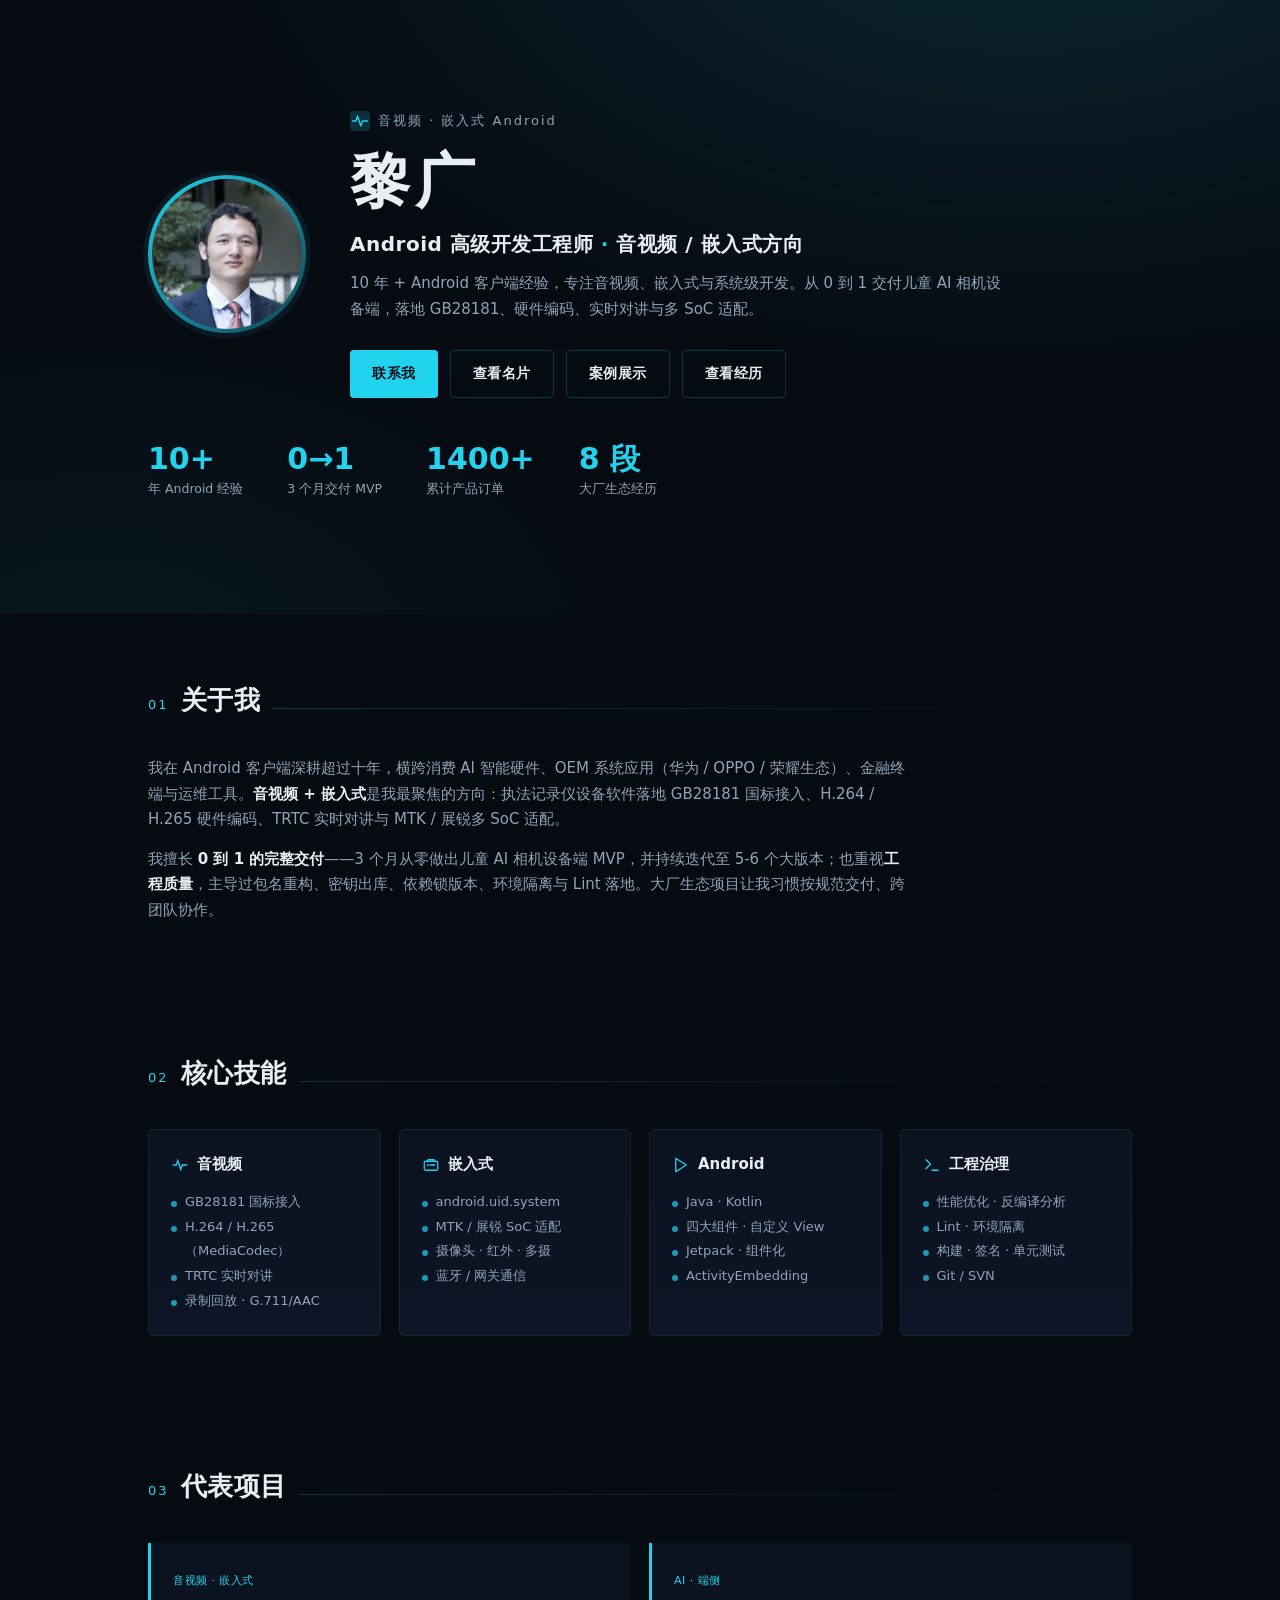
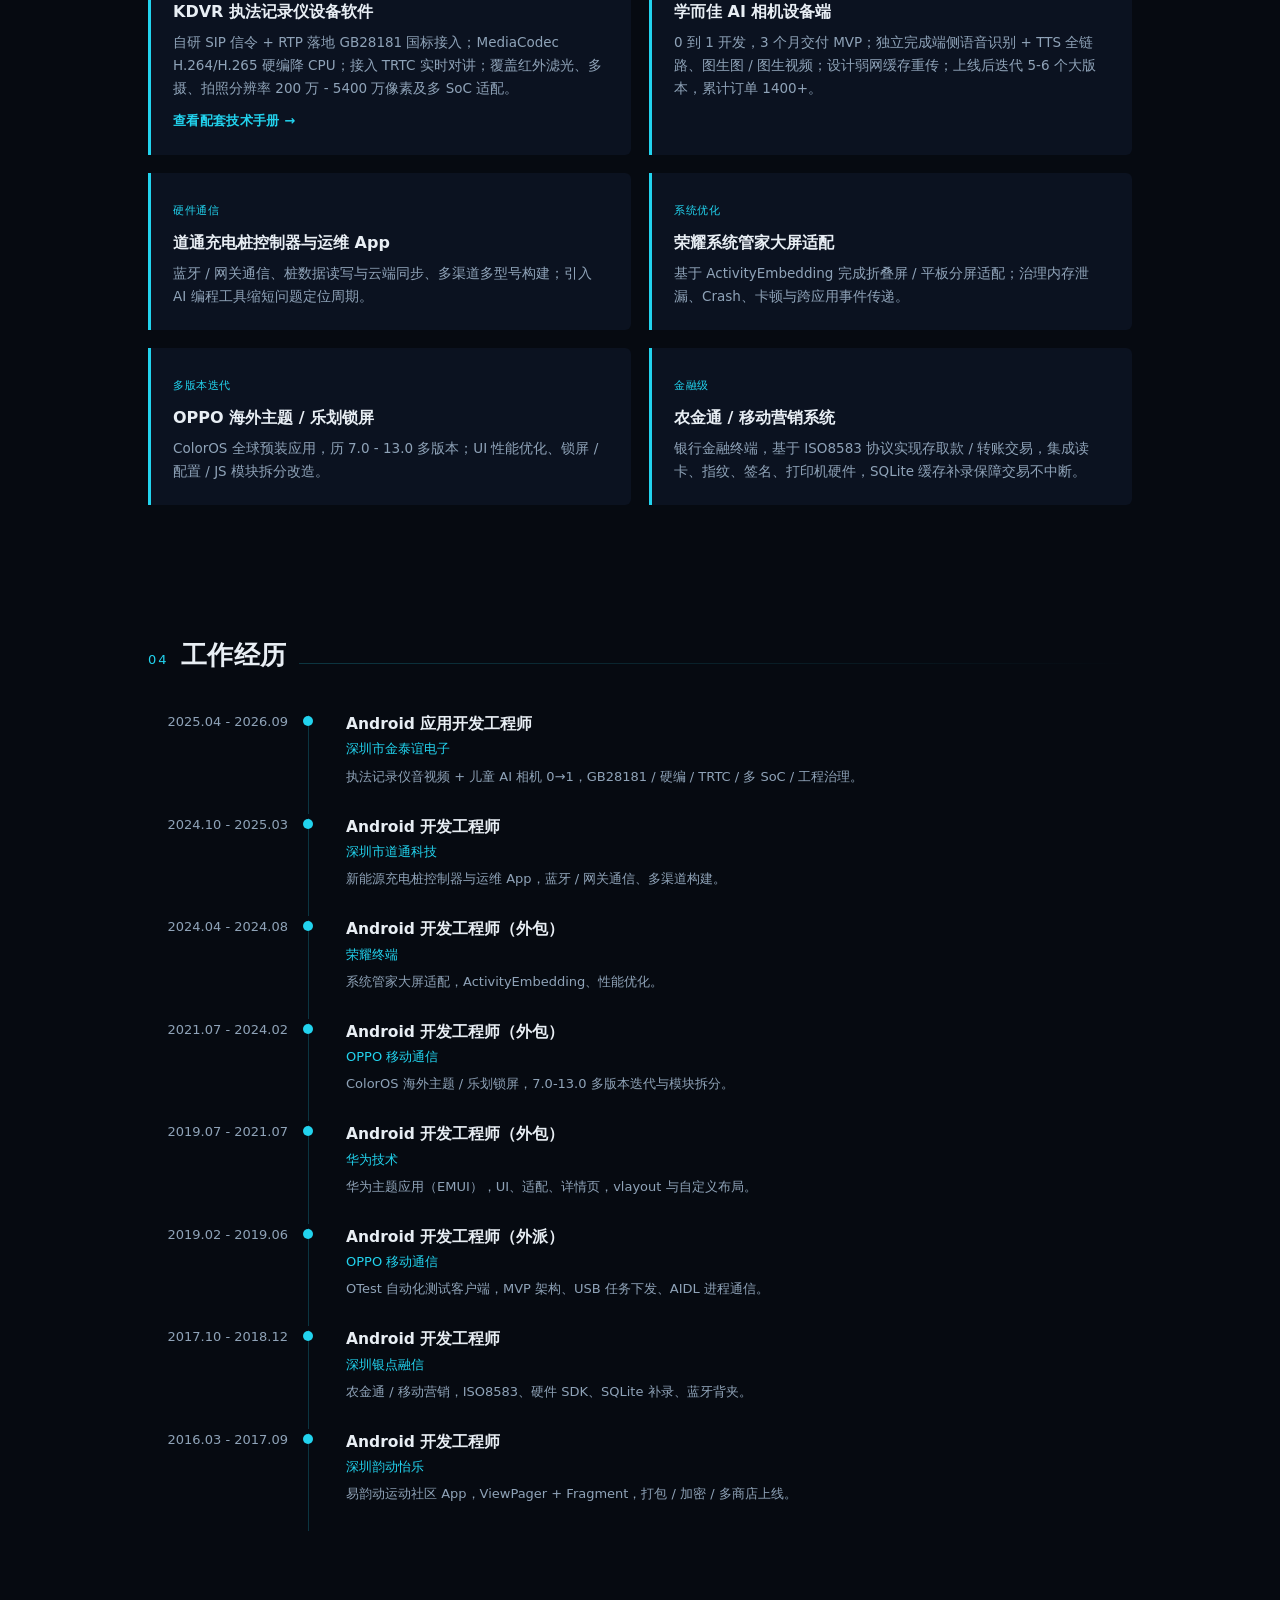
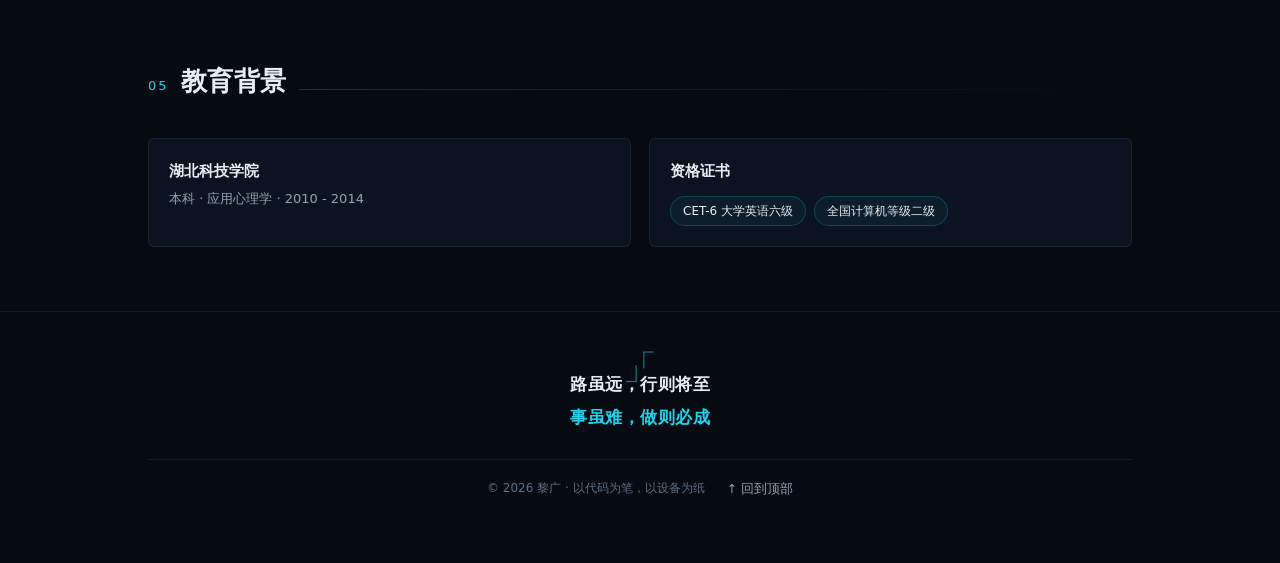
<file: index.html>
<!DOCTYPE html>
<html lang="zh-CN">
<head>
<meta charset="UTF-8">
<meta name="viewport" content="width=device-width, initial-scale=1.0">
<title>黎广 · Android 高级开发工程师</title>
<link rel="icon" type="image/svg+xml" href="data:image/svg+xml,%3Csvg xmlns='http://www.w3.org/2000/svg' viewBox='0 0 24 24'%3E%3Crect width='24' height='24' rx='4' fill='%230B1220'/%3E%3Cpath d='M3 12h4l2-6 4 12 2-6h6' fill='none' stroke='%2322D3EE' stroke-width='1.6' stroke-linecap='round' stroke-linejoin='round'/%3E%3C/svg%3E">
<link rel="stylesheet" href="css/style.css">
</head>
<body>

<header class="hero">
  <div class="wrap hero-inner">
    <div class="hero-main">
      <div class="avatar"><img src="img/avatar.jpg" alt="黎广头像"></div>
      <div class="hero-text">
        <div class="hero-eyebrow">
          <span class="mk"><svg viewBox="0 0 24 24"><rect width="24" height="24" rx="4" fill="#22D3EE" opacity="0.18"/><path d="M3 12h4l2-6 4 12 2-6h6" fill="none" stroke="#22D3EE" stroke-width="1.6" stroke-linecap="round" stroke-linejoin="round"/></svg></span>
          音视频 · 嵌入式 Android
        </div>
        <h1>黎广</h1>
        <div class="role">Android 高级开发工程师 <span>·</span> 音视频 / 嵌入式方向</div>
        <p class="desc">10 年 + Android 客户端经验，专注音视频、嵌入式与系统级开发。从 0 到 1 交付儿童 AI 相机设备端，落地 GB28181、硬件编码、实时对讲与多 SoC 适配。</p>
        <div class="cta">
          <button class="btn primary" onclick="openContact()">联系我</button>
          <a class="btn ghost" href="card.html?from=home">查看名片</a>
          <a class="btn ghost" href="manual/index.html" target="_blank" rel="noopener">案例展示</a>
          <a class="btn ghost" href="#timeline">查看经历</a>
        </div>
      </div>
    </div>
    <div class="stat">
      <a class="stat-item" href="javascript:void(0)" onclick="showDetail('exp')">
        <div class="num">10+</div><div class="lbl">年 Android 经验</div>
        <div class="stat-go">点击查看详情 →</div>
      </a>
      <a class="stat-item" href="javascript:void(0)" onclick="showDetail('mvp')">
        <div class="num">0→1</div><div class="lbl">3 个月交付 MVP</div>
        <div class="stat-go">点击查看详情 →</div>
      </a>
      <a class="stat-item" href="javascript:void(0)" onclick="showDetail('orders')">
        <div class="num">1400+</div><div class="lbl">累计产品订单</div>
        <div class="stat-go">点击查看详情 →</div>
      </a>
      <a class="stat-item" href="javascript:void(0)" onclick="showDetail('bigtech')">
        <div class="num">8 段</div><div class="lbl">大厂生态经历</div>
        <div class="stat-go">点击查看详情 →</div>
      </a>
    </div>
  </div>
</header>

<section class="about">
  <div class="wrap">
    <div class="sec-head"><span class="sec-no">01</span><span class="sec-title">关于我</span><span class="sec-line"></span></div>
    <p>我在 Android 客户端深耕超过十年，横跨消费 AI 智能硬件、OEM 系统应用（华为 / OPPO / 荣耀生态）、金融终端与运维工具。<b>音视频 + 嵌入式</b>是我最聚焦的方向：执法记录仪设备软件落地 GB28181 国标接入、H.264 / H.265 硬件编码、TRTC 实时对讲与 MTK / 展锐多 SoC 适配。</p>
    <p>我擅长 <b>0 到 1 的完整交付</b>——3 个月从零做出儿童 AI 相机设备端 MVP，并持续迭代至 5-6 个大版本；也重视<b>工程质量</b>，主导过包名重构、密钥出库、依赖锁版本、环境隔离与 Lint 落地。大厂生态项目让我习惯按规范交付、跨团队协作。</p>
  </div>
</section>

<section class="skills">
  <div class="wrap">
    <div class="sec-head"><span class="sec-no">02</span><span class="sec-title">核心技能</span><span class="sec-line"></span></div>
    <div class="skill-grid">
      <div class="skill">
        <h3><svg viewBox="0 0 24 24" fill="none" stroke="#22D3EE" stroke-width="1.7" stroke-linecap="round"><path d="M3 12h4l2-6 4 12 2-6h6"/></svg>音视频</h3>
        <ul><li>GB28181 国标接入</li><li>H.264 / H.265（MediaCodec）</li><li>TRTC 实时对讲</li><li>录制回放 · G.711/AAC</li></ul>
      </div>
      <div class="skill">
        <h3><svg viewBox="0 0 24 24" fill="none" stroke="#22D3EE" stroke-width="1.7" stroke-linecap="round" stroke-linejoin="round"><rect x="3" y="7" width="18" height="12" rx="2"/><path d="M8 7V5h8v2M7 12h2M11 12h6"/></svg>嵌入式</h3>
        <ul><li>android.uid.system</li><li>MTK / 展锐 SoC 适配</li><li>摄像头 · 红外 · 多摄</li><li>蓝牙 / 网关通信</li></ul>
      </div>
      <div class="skill">
        <h3><svg viewBox="0 0 24 24" fill="none" stroke="#22D3EE" stroke-width="1.7" stroke-linecap="round" stroke-linejoin="round"><path d="M5 3l14 9-14 9V3z"/></svg>Android</h3>
        <ul><li>Java · Kotlin</li><li>四大组件 · 自定义 View</li><li>Jetpack · 组件化</li><li>ActivityEmbedding</li></ul>
      </div>
      <div class="skill">
        <h3><svg viewBox="0 0 24 24" fill="none" stroke="#22D3EE" stroke-width="1.7" stroke-linecap="round" stroke-linejoin="round"><path d="M4 17l6-6-6-6M12 19h8"/></svg>工程治理</h3>
        <ul><li>性能优化 · 反编译分析</li><li>Lint · 环境隔离</li><li>构建 · 签名 · 单元测试</li><li>Git / SVN</li></ul>
      </div>
    </div>
  </div>
</section>

<section class="projects" id="projects">
  <div class="wrap">
    <div class="sec-head"><span class="sec-no">03</span><span class="sec-title">代表项目</span><span class="sec-line"></span></div>
    <div class="project-grid">
      <div class="project">
        <span class="tag">音视频 · 嵌入式</span>
        <h3>KDVR 执法记录仪设备软件</h3>
        <p>自研 SIP 信令 + RTP 落地 GB28181 国标接入；MediaCodec H.264/H.265 硬编降 CPU；接入 TRTC 实时对讲；覆盖红外滤光、多摄、拍照分辨率 200 万 - 5400 万像素及多 SoC 适配。</p>
        <a class="project-link" href="manual/index.html" target="_blank" rel="noopener">查看配套技术手册 →</a>
      </div>
      <div class="project" id="proj-ai-cam">
        <span class="tag">AI · 端侧</span>
        <h3>学而佳 AI 相机设备端</h3>
        <p>0 到 1 开发，3 个月交付 MVP；独立完成端侧语音识别 + TTS 全链路、图生图 / 图生视频；设计弱网缓存重传；上线后迭代 5-6 个大版本，累计订单 1400+。</p>
      </div>
      <div class="project">
        <span class="tag">硬件通信</span>
        <h3>道通充电桩控制器与运维 App</h3>
        <p>蓝牙 / 网关通信、桩数据读写与云端同步、多渠道多型号构建；引入 AI 编程工具缩短问题定位周期。</p>
      </div>
      <div class="project">
        <span class="tag">系统优化</span>
        <h3>荣耀系统管家大屏适配</h3>
        <p>基于 ActivityEmbedding 完成折叠屏 / 平板分屏适配；治理内存泄漏、Crash、卡顿与跨应用事件传递。</p>
      </div>
      <div class="project">
        <span class="tag">多版本迭代</span>
        <h3>OPPO 海外主题 / 乐划锁屏</h3>
        <p>ColorOS 全球预装应用，历 7.0 - 13.0 多版本；UI 性能优化、锁屏 / 配置 / JS 模块拆分改造。</p>
      </div>
      <div class="project">
        <span class="tag">金融级</span>
        <h3>农金通 / 移动营销系统</h3>
        <p>银行金融终端，基于 ISO8583 协议实现存取款 / 转账交易，集成读卡、指纹、签名、打印机硬件，SQLite 缓存补录保障交易不中断。</p>
      </div>
    </div>
  </div>
</section>

<section id="timeline" class="timeline">
  <div class="wrap">
    <div class="sec-head"><span class="sec-no">04</span><span class="sec-title">工作经历</span><span class="sec-line"></span></div>
    <div class="tl-grid">
      <div class="tl-row"><div class="tl-time">2025.04 - 2026.09</div><div class="tl-node"><span class="tl-dot"></span></div><div class="tl-body"><h3>Android 应用开发工程师</h3><div class="co">深圳市金泰谊电子</div><p>执法记录仪音视频 + 儿童 AI 相机 0→1，GB28181 / 硬编 / TRTC / 多 SoC / 工程治理。</p></div></div>
      <div class="tl-row"><div class="tl-time">2024.10 - 2025.03</div><div class="tl-node"><span class="tl-dot"></span></div><div class="tl-body"><h3>Android 开发工程师</h3><div class="co">深圳市道通科技</div><p>新能源充电桩控制器与运维 App，蓝牙 / 网关通信、多渠道构建。</p></div></div>
      <div class="tl-row"><div class="tl-time">2024.04 - 2024.08</div><div class="tl-node"><span class="tl-dot"></span></div><div class="tl-body"><h3>Android 开发工程师（外包）</h3><div class="co">荣耀终端</div><p>系统管家大屏适配，ActivityEmbedding、性能优化。</p></div></div>
      <div class="tl-row"><div class="tl-time">2021.07 - 2024.02</div><div class="tl-node"><span class="tl-dot"></span></div><div class="tl-body"><h3>Android 开发工程师（外包）</h3><div class="co">OPPO 移动通信</div><p>ColorOS 海外主题 / 乐划锁屏，7.0-13.0 多版本迭代与模块拆分。</p></div></div>
      <div class="tl-row"><div class="tl-time">2019.07 - 2021.07</div><div class="tl-node"><span class="tl-dot"></span></div><div class="tl-body"><h3>Android 开发工程师（外包）</h3><div class="co">华为技术</div><p>华为主题应用（EMUI），UI、适配、详情页，vlayout 与自定义布局。</p></div></div>
      <div class="tl-row"><div class="tl-time">2019.02 - 2019.06</div><div class="tl-node"><span class="tl-dot"></span></div><div class="tl-body"><h3>Android 开发工程师（外派）</h3><div class="co">OPPO 移动通信</div><p>OTest 自动化测试客户端，MVP 架构、USB 任务下发、AIDL 进程通信。</p></div></div>
      <div class="tl-row"><div class="tl-time">2017.10 - 2018.12</div><div class="tl-node"><span class="tl-dot"></span></div><div class="tl-body"><h3>Android 开发工程师</h3><div class="co">深圳银点融信</div><p>农金通 / 移动营销，ISO8583、硬件 SDK、SQLite 补录、蓝牙背夹。</p></div></div>
      <div class="tl-row"><div class="tl-time">2016.03 - 2017.09</div><div class="tl-node"><span class="tl-dot"></span></div><div class="tl-body"><h3>Android 开发工程师</h3><div class="co">深圳韵动怡乐</div><p>易韵动运动社区 App，ViewPager + Fragment，打包 / 加密 / 多商店上线。</p></div></div>
    </div>
  </div>
</section>

<section class="edu">
  <div class="wrap">
    <div class="sec-head"><span class="sec-no">05</span><span class="sec-title">教育背景</span><span class="sec-line"></span></div>
    <div class="edu-grid">
      <div class="box">
        <h3>湖北科技学院</h3>
        <div class="sub">本科 · 应用心理学 · 2010 - 2014</div>
      </div>
      <div class="box">
        <h3>资格证书</h3>
        <div class="badges"><span class="badge">CET-6 大学英语六级</span><span class="badge">全国计算机等级二级</span></div>
      </div>
    </div>
  </div>
</section>

<footer>
  <div class="wrap">
    <div class="foot-poem">
      <div class="fp-quote">「</div>
      <div class="fp-line">路虽远，行则将至</div>
      <div class="fp-line hl">事虽难，做则必成</div>
      <div class="fp-quote">」</div>
    </div>
    <div class="foot-meta">
      <span class="copy">© 2026 黎广 · 以代码为笔，以设备为纸</span>
      <a class="backtop" href="javascript:void(0)" onclick="backTop()">↑ 回到顶部</a>
    </div>
  </div>
</footer>

<!-- 联系弹窗 -->
<div class="modal-overlay" id="contactModal" onclick="if(event.target===this)closeContact()">
  <div class="modal">
    <div class="modal-head">
      <span class="mt" id="modalTitle">联系我</span>
      <span class="close" onclick="closeContact()">×</span>
    </div>
    <div class="modal-body">
      <div class="opt-list" id="mainView">
        <a class="opt" href="tel:13113613895">
          <span class="ico"><svg viewBox="0 0 24 24" fill="none" stroke="#22D3EE" stroke-width="1.8" stroke-linecap="round" stroke-linejoin="round"><path d="M5 4h4l2 5-2.5 1.5a11 11 0 0 0 5 5L15 13l5 2v4a2 2 0 0 1-2 2A16 16 0 0 1 3 6a2 2 0 0 1 2-2z"/></svg></span>
          <span><div class="t1">电话联系</div><div class="t2">131 1361 3895</div></span>
          <span class="go">›</span>
        </a>
        <a class="opt" href="mailto:teigkuang@163.com?subject=来自个人简历的沟通">
          <span class="ico"><svg viewBox="0 0 24 24" fill="none" stroke="#22D3EE" stroke-width="1.8" stroke-linecap="round" stroke-linejoin="round"><rect x="3" y="5" width="18" height="14" rx="2"/><path d="m3 7 9 6 9-6"/></svg></span>
          <span><div class="t1">邮件联系</div><div class="t2">teigkuang@163.com</div></span>
          <span class="go">›</span>
        </a>
        <a class="opt" href="javascript:void(0)" onclick="launchWechat()">
          <span class="ico"><svg viewBox="0 0 24 24" fill="none" stroke="#22D3EE" stroke-width="1.8" stroke-linecap="round" stroke-linejoin="round"><path d="M9 10a1 1 0 1 1-2 0 1 1 0 0 1 2 0zM16 10a1 1 0 1 1-2 0 1 1 0 0 1 2 0z"/><path d="M12 3C6.5 3 2 6.5 2 10.8c0 2.4 1.4 4.6 3.6 6-.3 1.1-.8 2-1.6 2.7 1.4-.2 2.7-.8 3.6-1.6 1.5.5 3 .7 4.4.7 5.5 0 10-3.5 10-7.8S17.5 3 12 3z"/></svg></span>
          <span><div class="t1">添加微信</div><div class="t2">freevercool</div></span>
          <span class="go">›</span>
        </a>
      </div>
      <div class="wx-panel" id="wxView">
        <div class="wx-row">
          <span class="wx-id">freevercool</span>
          <button class="mini-btn" onclick="copyText('freevercool','微信号已复制')">复制微信号</button>
        </div>
        <div class="wx-qr" style="border:none"><img src="img/wechat-qr.jpg" alt="微信二维码" style="width:100%;height:100%;object-fit:contain;border-radius:6px"></div>
        <div class="tip">扫码或复制微信号，添加微信好友</div>
      </div>
    </div>
  </div>
</div>

<!-- 统计卡详情弹窗 -->
<div class="modal-overlay" id="detailModal" onclick="if(event.target===this)closeDetail()">
  <div class="modal">
    <div class="modal-head">
      <span class="mt" id="detailTitle">详情</span>
      <span class="close" onclick="closeDetail()">×</span>
    </div>
    <div class="modal-body">
      <div id="detailBody"></div>
    </div>
  </div>
</div>

<script src="js/script.js"></script>
</body>
</html>
</file>
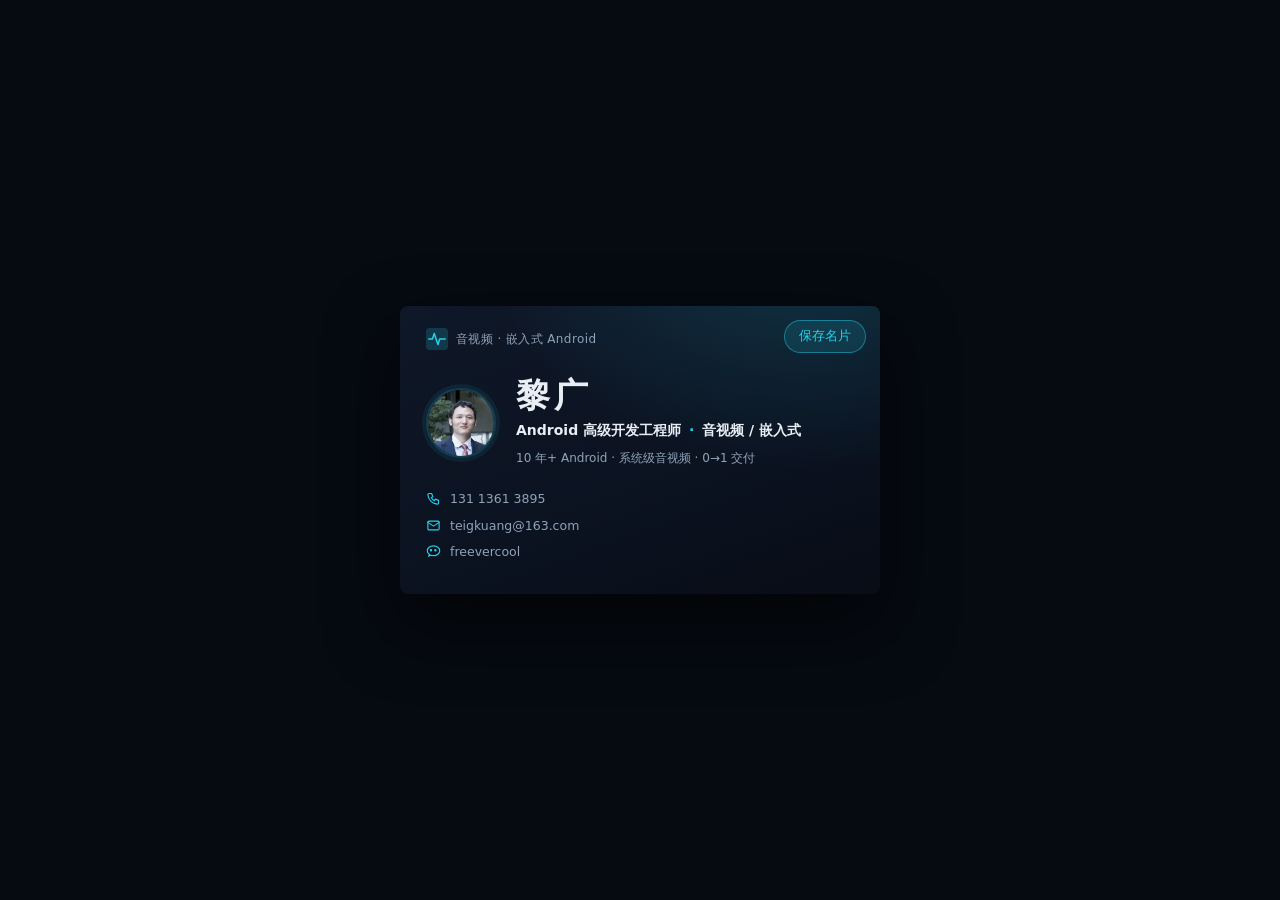
<file: card.html>
<!DOCTYPE html>
<html lang="zh-CN">
<head>
<meta charset="UTF-8">
<meta name="viewport" content="width=device-width, initial-scale=1.0">
<title>黎广 · 电子名片</title>
<link rel="icon" type="image/svg+xml" href="data:image/svg+xml,%3Csvg xmlns='http://www.w3.org/2000/svg' viewBox='0 0 24 24'%3E%3Crect width='24' height='24' rx='4' fill='%230B1220'/%3E%3Cpath d='M3 12h4l2-6 4 12 2-6h6' fill='none' stroke='%2322D3EE' stroke-width='1.6' stroke-linecap='round' stroke-linejoin='round'/%3E%3C/svg%3E">
<link rel="stylesheet" href="css/style.css">
<link rel="stylesheet" href="css/card.css">
</head>
<body class="card-page">

  <!-- 返回主页：置于最顶端 -->
  <a class="card-back" href="javascript:void(0)" onclick="goBack()">← 返回主页</a>

  <div class="bcard" id="bcard">
    <button class="bcard-save" onclick="saveCard()">保存名片</button>
    <div class="bcard-brand">
      <span class="mk"><svg viewBox="0 0 24 24"><rect width="24" height="24" rx="4" fill="#22D3EE" opacity="0.18"/><path d="M3 12h4l2-6 4 12 2-6h6" fill="none" stroke="#22D3EE" stroke-width="1.6" stroke-linecap="round" stroke-linejoin="round"/></svg></span>
      音视频 · 嵌入式 Android
    </div>
    <div class="bcard-main">
      <div class="bcard-avatar"><img src="img/avatar.jpg" alt="黎广头像"></div>
      <div class="bcard-info">
        <div class="bcard-name">黎广</div>
        <div class="bcard-title">Android 高级开发工程师 <span>·</span> 音视频 / 嵌入式</div>
        <div class="bcard-focus">10 年+ Android · 系统级音视频 · 0→1 交付</div>
      </div>
    </div>
    <div class="bcard-contact">
      <a class="c-item" href="tel:13113613895"><span class="c-ico"><svg viewBox="0 0 24 24" fill="none" stroke="#22D3EE" stroke-width="1.8" stroke-linecap="round" stroke-linejoin="round"><path d="M5 4h4l2 5-2.5 1.5a11 11 0 0 0 5 5L15 13l5 2v4a2 2 0 0 1-2 2A16 16 0 0 1 3 6a2 2 0 0 1 2-2z"/></svg></span>131 1361 3895</a>
      <a class="c-item" href="mailto:teigkuang@163.com"><span class="c-ico"><svg viewBox="0 0 24 24" fill="none" stroke="#22D3EE" stroke-width="1.8" stroke-linecap="round" stroke-linejoin="round"><rect x="3" y="5" width="18" height="14" rx="2"/><path d="m3 7 9 6 9-6"/></svg></span>teigkuang@163.com</a>
      <a class="c-item" href="javascript:void(0)" onclick="copyWechat()"><span class="c-ico"><svg viewBox="0 0 24 24" fill="none" stroke="#22D3EE" stroke-width="1.8" stroke-linecap="round" stroke-linejoin="round"><path d="M9 10a1 1 0 1 1-2 0 1 1 0 0 1 2 0zM16 10a1 1 0 1 1-2 0 1 1 0 0 1 2 0z"/><path d="M12 3C6.5 3 2 6.5 2 10.8c0 2.4 1.4 4.6 3.6 6-.3 1.1-.8 2-1.6 2.7 1.4-.2 2.7-.8 3.6-1.6 1.5.5 3 .7 4.4.7 5.5 0 10-3.5 10-7.8S17.5 3 12 3z"/></svg></span>freevercool</a>
    </div>
  </div>

<script src="js/avatar-data.js"></script>
<script src="js/card.js"></script>
</body>
</html>
</file>
<file: css/style.css>
/* ============================================================
   黎广 · Android 高级开发工程师 — 个人主页样式
   独立样式文件，便于后续迭代与维护
   ============================================================ */
:root{
  --bg:#060A11; --panel:#0B1220; --panel2:#0D1526;
  --ink:#E8EEF4; --muted:#8FA3B8; --faint:#5C6F83;
  --accent:#22D3EE; --line:rgba(34,211,238,.22);
}
*{box-sizing:border-box;margin:0;padding:0}
html{scroll-behavior:smooth}
body{background:var(--bg);color:var(--ink);font-family:"Noto Sans SC","Microsoft YaHei",system-ui,sans-serif;line-height:1.7}
.wrap{max-width:1040px;margin:0 auto;padding:0 28px}
a{color:var(--accent);text-decoration:none}
section{padding:64px 0}
.sec-head{display:flex;align-items:baseline;gap:12px;margin-bottom:34px}
.sec-no{font-size:13px;color:var(--accent);letter-spacing:2px}
.sec-title{font-size:26px;font-weight:700;letter-spacing:.5px}
.sec-line{flex:1;height:1px;background:linear-gradient(90deg,var(--line),transparent)}
/* Hero */
.hero{position:relative;padding:110px 0 90px;overflow:hidden}
.hero::before{content:"";position:absolute;inset:0;
  background:radial-gradient(120% 150% at 80% -20%, rgba(34,211,238,.14) 0%, transparent 55%),
             radial-gradient(90% 120% at 8% 110%, rgba(34,211,238,.07) 0%, transparent 50%);}
.hero-inner{position:relative;z-index:1}
.hero-main{display:flex;align-items:center;gap:44px}
.avatar{flex:none;width:158px;height:158px;border-radius:50%;padding:4px;
  background:linear-gradient(135deg,var(--accent),rgba(34,211,238,.28));
  box-shadow:0 0 0 5px rgba(34,211,238,.08)}
.avatar img{width:100%;height:100%;border-radius:50%;object-fit:cover;display:block;background:var(--panel)}
.hero-eyebrow{display:inline-flex;align-items:center;gap:8px;font-size:13px;color:var(--muted);letter-spacing:2px;margin-bottom:18px}
.hero-eyebrow .mk{width:20px;height:20px}
.hero-eyebrow .mk svg{width:100%;height:100%;display:block}
.hero h1{font-size:60px;font-weight:800;letter-spacing:5px;line-height:1.05}
.hero .role{font-size:20px;font-weight:600;margin:14px 0 10px;letter-spacing:.5px}
.hero .role span{color:var(--accent)}
.hero .desc{max-width:660px;color:var(--muted);font-size:15px}
.hero .cta{margin-top:28px;display:flex;gap:12px;flex-wrap:wrap}
.btn{display:inline-block;padding:11px 22px;border-radius:4px;font-size:14px;font-weight:600;letter-spacing:.5px}
.btn.primary{background:var(--accent);color:#04121a}
.btn.ghost{border:1px solid var(--line);color:var(--ink)}
.btn:hover{transform:translateY(-1px)}
.hero .stat{position:relative;z-index:1;margin-top:44px;display:flex;gap:44px;flex-wrap:wrap}
.stat .stat-item{display:flex;flex-direction:column;gap:2px;text-decoration:none;color:inherit;position:relative;padding-bottom:2px}
.stat .num{font-size:30px;font-weight:800;color:var(--accent);line-height:1.15;transition:color .2s}
.stat .lbl{font-size:12.5px;color:var(--muted);transition:color .2s}
.stat .stat-go{font-size:12px;color:var(--accent);opacity:0;transform:translateY(-3px);transition:opacity .2s,transform .2s;white-space:nowrap}
.stat .stat-item:hover .num{color:#fff}
.stat .stat-item:hover .lbl{color:var(--ink)}
.stat .stat-item:hover .stat-go{opacity:1;transform:translateY(0)}
/* 关于 */
.about p{max-width:760px;color:var(--muted);font-size:15px}
.about p+p{margin-top:14px}
.about b{color:var(--ink)}
/* 技能 */
.skill-grid{display:grid;grid-template-columns:repeat(4,1fr);gap:18px}
.skill{padding:22px;border:1px solid rgba(255,255,255,.07);border-radius:6px;background:linear-gradient(180deg,var(--panel),var(--panel2))}
.skill h3{font-size:15px;margin-bottom:12px;display:flex;align-items:center;gap:8px}
.skill h3 svg{width:18px;height:18px}
.skill ul{list-style:none;color:var(--muted);font-size:13px}
.skill li{position:relative;padding-left:14px;line-height:1.9}
.skill li::before{content:"";position:absolute;left:0;top:11px;width:6px;height:6px;border-radius:50%;background:var(--accent);opacity:.7}
/* 项目 */
.project-grid{display:grid;grid-template-columns:repeat(2,1fr);gap:18px}
.project{padding:22px;border-left:3px solid var(--accent);background:var(--panel);border-radius:0 6px 6px 0}
.project h3{font-size:16px;margin-bottom:6px}
.project .tag{display:inline-block;font-size:11px;color:var(--accent);letter-spacing:.5px;margin-bottom:8px}
.project p{color:var(--muted);font-size:13.5px}
.project-link{display:inline-block;margin-top:10px;font-size:13px;font-weight:600;letter-spacing:.3px}
.project-link:hover{text-decoration:underline}
/* 时间轴 */
.tl-grid{display:grid;grid-template-columns:140px 40px 1fr;gap:0;row-gap:0}
.tl-row{display:contents}
.tl-time{text-align:right;color:var(--muted);font-size:13px;padding:0 0 26px;white-space:nowrap}
.tl-node{position:relative;display:flex;justify-content:center}
.tl-node::before{content:"";position:absolute;top:4px;bottom:0;width:1px;background:var(--line)}
.tl-dot{position:relative;z-index:1;width:10px;height:10px;margin-top:5px;border-radius:50%;background:var(--accent);justify-self:center}
.tl-body{padding:0 0 26px 18px}
.tl-body h3{font-size:15.5px}
.tl-body .co{font-size:13px;color:var(--accent);margin:1px 0 5px}
.tl-body p{color:var(--muted);font-size:13px}
/* 教育/证书 */
.edu-grid{display:grid;grid-template-columns:repeat(2,1fr);gap:18px}
.edu-grid .box{padding:20px;border:1px solid rgba(255,255,255,.07);border-radius:6px;background:var(--panel)}
.edu h3{font-size:15px;margin-bottom:4px}
.edu .sub{color:var(--muted);font-size:13px}
.edu .badges{display:flex;flex-wrap:wrap;gap:8px;margin-top:12px}
.badge{font-size:12px;border:1px solid var(--line);color:var(--ink);border-radius:100px;padding:4px 12px;background:rgba(34,211,238,.06)}
/* footer */
footer{border-top:1px solid rgba(255,255,255,.08);padding:56px 0 64px}
.foot-poem{text-align:center;max-width:560px;margin:0 auto;position:relative}
.foot-poem .fp-quote{font-size:34px;color:var(--accent);opacity:.55;line-height:.8;font-family:Georgia,serif;position:absolute;left:50%;transform:translateX(-50%);top:-14px;z-index:0}
.foot-poem .fp-line{position:relative;font-size:17px;font-weight:600;letter-spacing:.5px;line-height:1.9;color:var(--ink)}
.foot-poem .fp-line.hl{color:var(--accent)}
.foot-poem .fp-sign{position:relative;font-size:12.5px;color:var(--muted);margin-top:10px;letter-spacing:.3px}
.foot-meta{display:flex;justify-content:center;align-items:center;gap:22px;flex-wrap:wrap;margin-top:26px;padding-top:18px;border-top:1px solid rgba(255,255,255,.07)}
.foot-meta .copy{font-size:12px;color:var(--faint)}
.foot-meta .backtop{font-size:12.5px;color:var(--muted);cursor:pointer;text-decoration:none;transition:color .2s}
.foot-meta .backtop:hover{color:var(--accent)}
button.btn{border:none;cursor:pointer;font-family:inherit}
/* 联系弹窗 */
.modal-overlay{position:fixed;inset:0;background:rgba(3,8,14,.74);backdrop-filter:blur(3px);display:none;align-items:center;justify-content:center;z-index:50;padding:20px}
.modal-overlay.open{display:flex}
.modal{width:100%;max-width:440px;background:linear-gradient(180deg,var(--panel),var(--panel2));border:1px solid rgba(255,255,255,.08);border-radius:10px;box-shadow:0 30px 80px rgba(0,0,0,.6);overflow:hidden}
.modal-head{display:flex;align-items:center;justify-content:space-between;padding:18px 22px;border-bottom:1px solid rgba(255,255,255,.07)}
.modal-head .mt{font-size:16px;font-weight:700}
.modal-head .close{cursor:pointer;color:var(--muted);font-size:22px;line-height:1}
.modal-body{padding:20px 22px 24px}
.opt-list{display:flex;flex-direction:column;gap:12px}
.opt{display:flex;align-items:center;gap:14px;padding:13px 15px;border:1px solid rgba(255,255,255,.08);border-radius:8px;background:rgba(255,255,255,.02);cursor:pointer;transition:border-color .15s, transform .15s;text-decoration:none;color:var(--ink)}
.opt:hover{border-color:var(--line);transform:translateY(-1px)}
.opt .ico{width:38px;height:38px;border-radius:8px;background:rgba(34,211,238,.10);display:flex;align-items:center;justify-content:center;flex:none}
.opt .ico svg{width:20px;height:20px}
.opt .t1{font-size:14.5px;font-weight:600}
.opt .t2{font-size:12.5px;color:var(--muted);margin-top:1px}
.opt .go{margin-left:auto;color:var(--muted);font-size:18px}
.wx-panel{display:none}
.wx-panel.show{display:block}
.wx-row{display:flex;align-items:center;gap:10px;padding:12px 14px;border:1px solid rgba(255,255,255,.1);border-radius:8px;background:rgba(255,255,255,.02);margin-bottom:14px}
.wx-row .wx-id{font-size:15px;font-weight:600;letter-spacing:.5px;flex:1;word-break:break-all}
.mini-btn{border:1px solid var(--line);color:var(--accent);font-size:12.5px;border-radius:6px;padding:6px 12px;cursor:pointer;background:transparent;white-space:nowrap}
.mini-btn:hover{background:rgba(34,211,238,.08)}
.wx-qr{margin:0 auto 14px;width:178px;height:178px;border:1px dashed rgba(255,255,255,.18);border-radius:8px;display:flex;align-items:center;justify-content:center;color:var(--faint);font-size:12px;text-align:center;line-height:1.7}
.note-box{background:rgba(34,211,238,.05);border:1px solid var(--line);border-radius:8px;padding:12px 14px;margin-bottom:14px}
.note-box .lbl{font-size:12px;color:var(--muted);margin-bottom:6px}
.note-box .txt{font-size:13.5px;color:var(--ink);line-height:1.7;word-break:break-all}
/* 统计卡详情弹窗 */
.d-lead{font-size:14px;color:var(--ink);line-height:1.7;margin-bottom:14px}
.d-row{display:flex;gap:14px;padding:11px 0;border-top:1px solid rgba(255,255,255,.07);font-size:13px}
.d-row b{flex:none;width:78px;color:var(--accent);font-weight:600}
.d-row span{color:var(--muted);line-height:1.65}
@media (max-width:420px){.d-row b{width:64px}}
.tip{font-size:12px;color:var(--faint);line-height:1.8}
@media (max-width:860px){
  .skill-grid{grid-template-columns:repeat(2,1fr)}
  .project-grid{grid-template-columns:1fr}
  .hero h1{font-size:46px}
}
@media (max-width:600px){
  .skill-grid{grid-template-columns:1fr}
  .edu-grid{grid-template-columns:1fr}
  .tl-grid{grid-template-columns:1fr}
  .tl-time{text-align:left;white-space:normal;font-size:12px;color:var(--muted);padding:0 0 4px 14px;border-left:2px solid var(--line)}
  .tl-node{display:none}
  .tl-body{padding:0 0 26px 14px;border-left:2px solid var(--line)}
  .hero{padding:80px 0 70px}
  .hero-main{flex-direction:column;text-align:center;gap:24px}
  .avatar{width:120px;height:120px}
  .hero .desc{margin:0 auto}
  .hero .cta{justify-content:center}
  .hero h1{font-size:38px}
  .hero .stat{gap:26px}
}
</file>
<file: css/card.css>
/* ============================================================
   电子名片页样式
   ============================================================ */
.card-page{min-height:100vh;display:flex;flex-direction:column;align-items:center;justify-content:center;padding:60px 20px}
.card-page{min-height:100svh}   /* 移动端用可见视口高度，避免 URL 栏导致的底部多余留白 */

/* 返回主页：置顶左上角 */
.card-back{position:fixed;top:16px;left:18px;z-index:60;display:inline-flex;align-items:center;gap:6px;
  color:var(--muted);text-decoration:none;font-size:13.5px;padding:7px 14px;border-radius:100px;
  background:rgba(15,24,40,.55);border:1px solid var(--line);transition:color .2s,border-color .2s}
.card-back:hover{color:var(--accent);border-color:var(--accent)}

/* 名片卡：90 × 54mm，标准名片比例 5:3 */
.bcard{width:480px;max-width:92vw;aspect-ratio:90/54;border-radius:8px;overflow:hidden;position:relative;
  background:radial-gradient(120% 140% at 85% -20%, rgba(34,211,238,.16) 0%, transparent 55%),
             linear-gradient(160deg,#0F1828 0%, #0B1220 60%, #080D16 100%);
  box-shadow:0 30px 70px rgba(0,0,0,.6);display:flex;flex-direction:column;padding:22px 26px}
.bcard-brand{display:flex;align-items:center;gap:8px;font-size:12px;color:var(--muted);letter-spacing:.4px}
.bcard-brand .mk{width:22px;height:22px;flex:none}
.bcard-brand .mk svg{width:100%;height:100%;display:block}
.bcard-main{display:flex;align-items:center;gap:20px;flex:1;margin-top:18px}
.bcard-avatar{flex:none;width:70px;height:70px;border-radius:50%;overflow:hidden;border:2px solid var(--line);box-shadow:0 0 0 4px rgba(34,211,238,.08)}
.bcard-avatar img{width:100%;height:100%;object-fit:cover;display:block}
.bcard-name{font-size:34px;font-weight:800;letter-spacing:4px;line-height:1.05}
.bcard-title{font-size:14px;font-weight:600;margin-top:6px;color:var(--ink)}
.bcard-title span{color:var(--accent);padding:0 3px}
.bcard-focus{font-size:12px;color:var(--muted);margin-top:5px}
.bcard-contact{display:flex;flex-direction:column;gap:5px;padding:10px 0}
.c-item{display:flex;align-items:center;gap:9px;color:var(--muted);font-size:12.5px;text-decoration:none;transition:color .2s}
.c-item:hover{color:var(--accent)}
.c-item .c-ico{width:15px;height:15px;flex:none;color:var(--accent)}
.c-item .c-ico svg{width:100%;height:100%;display:block}

/* 名片右上角：保存名片按钮 */
.bcard-save{position:absolute;top:14px;right:14px;z-index:5;display:inline-flex;align-items:center;gap:6px;
  padding:7px 14px;border-radius:100px;font-size:12.5px;cursor:pointer;
  color:var(--accent);background:rgba(34,211,238,.12);border:1px solid rgba(34,211,238,.45);transition:.2s}
.bcard-save:hover{background:rgba(34,211,238,.24)}

@media (max-width:520px){
  .card-page{padding:28px 16px}
  /* 名片不在此处改内部尺寸：由 JS 按 480×288 设计稿整体等比缩放，保证与导出图一致 */
}
</file>
